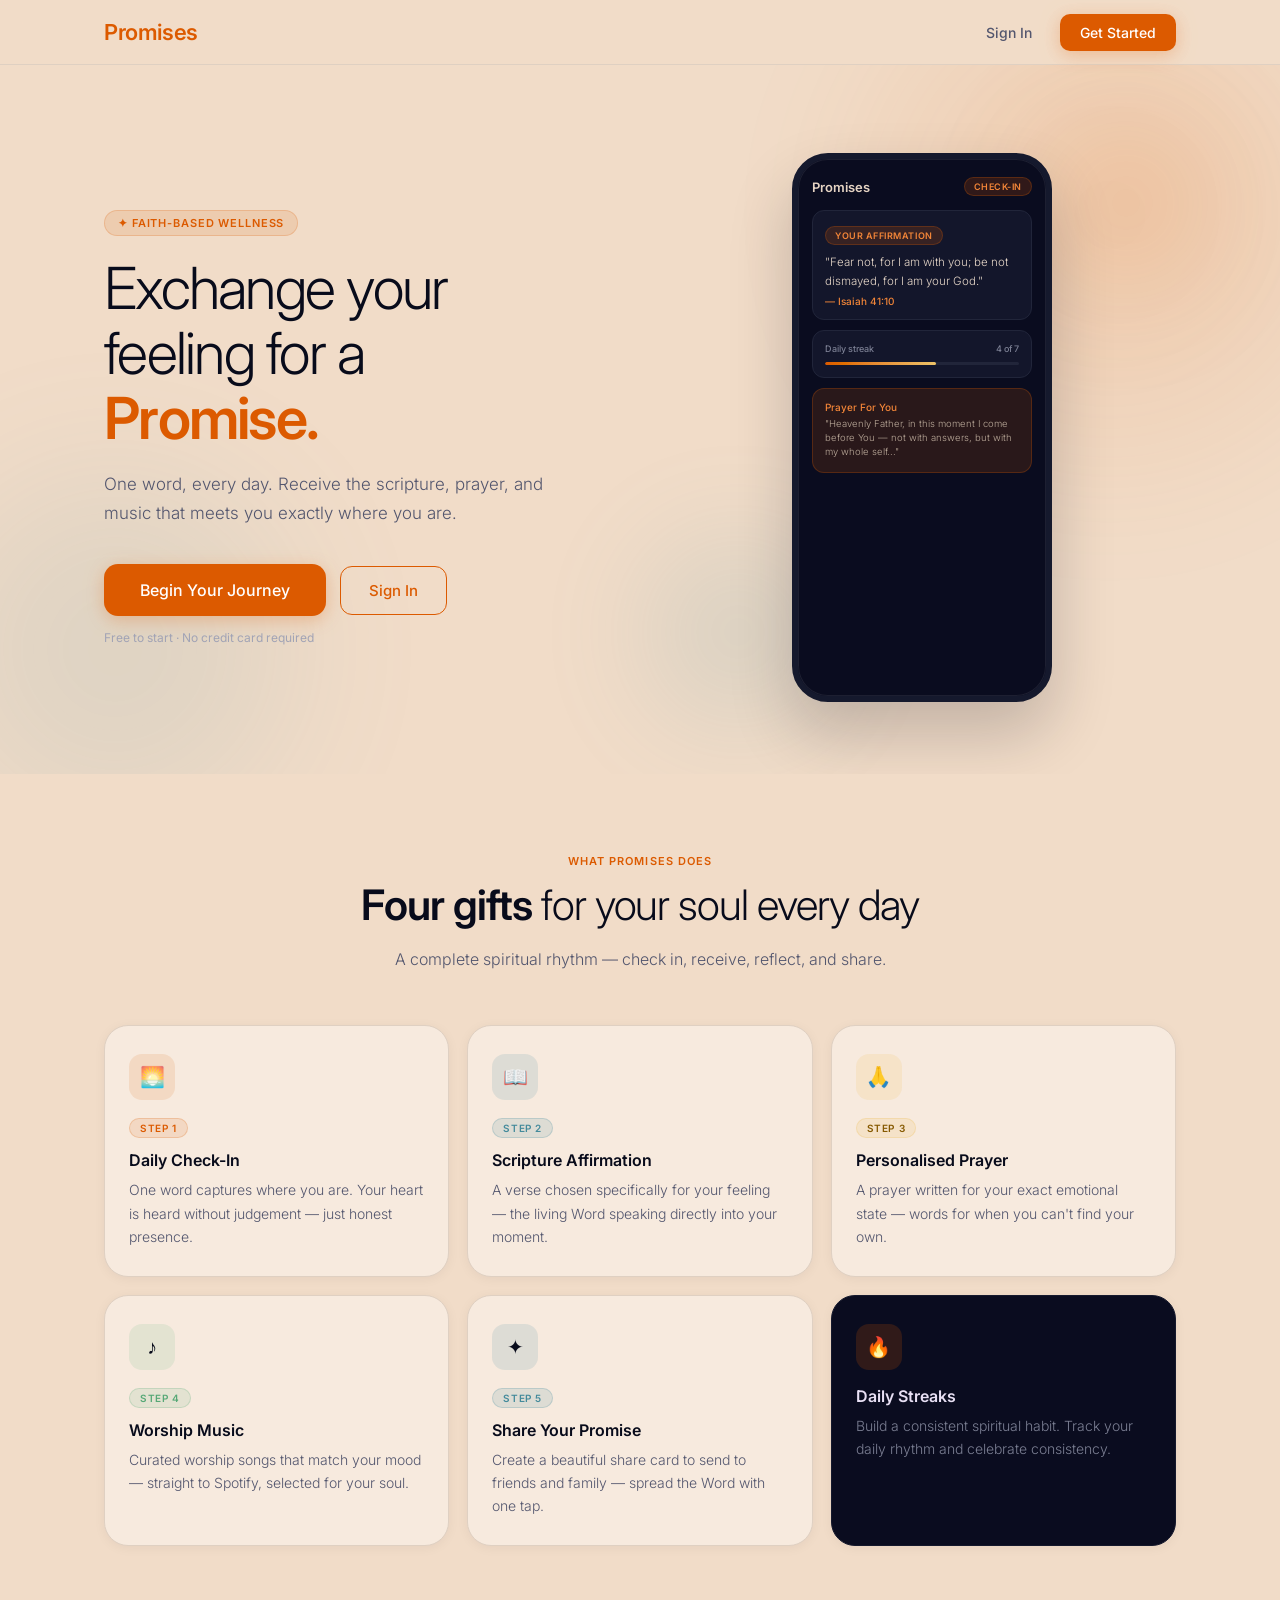
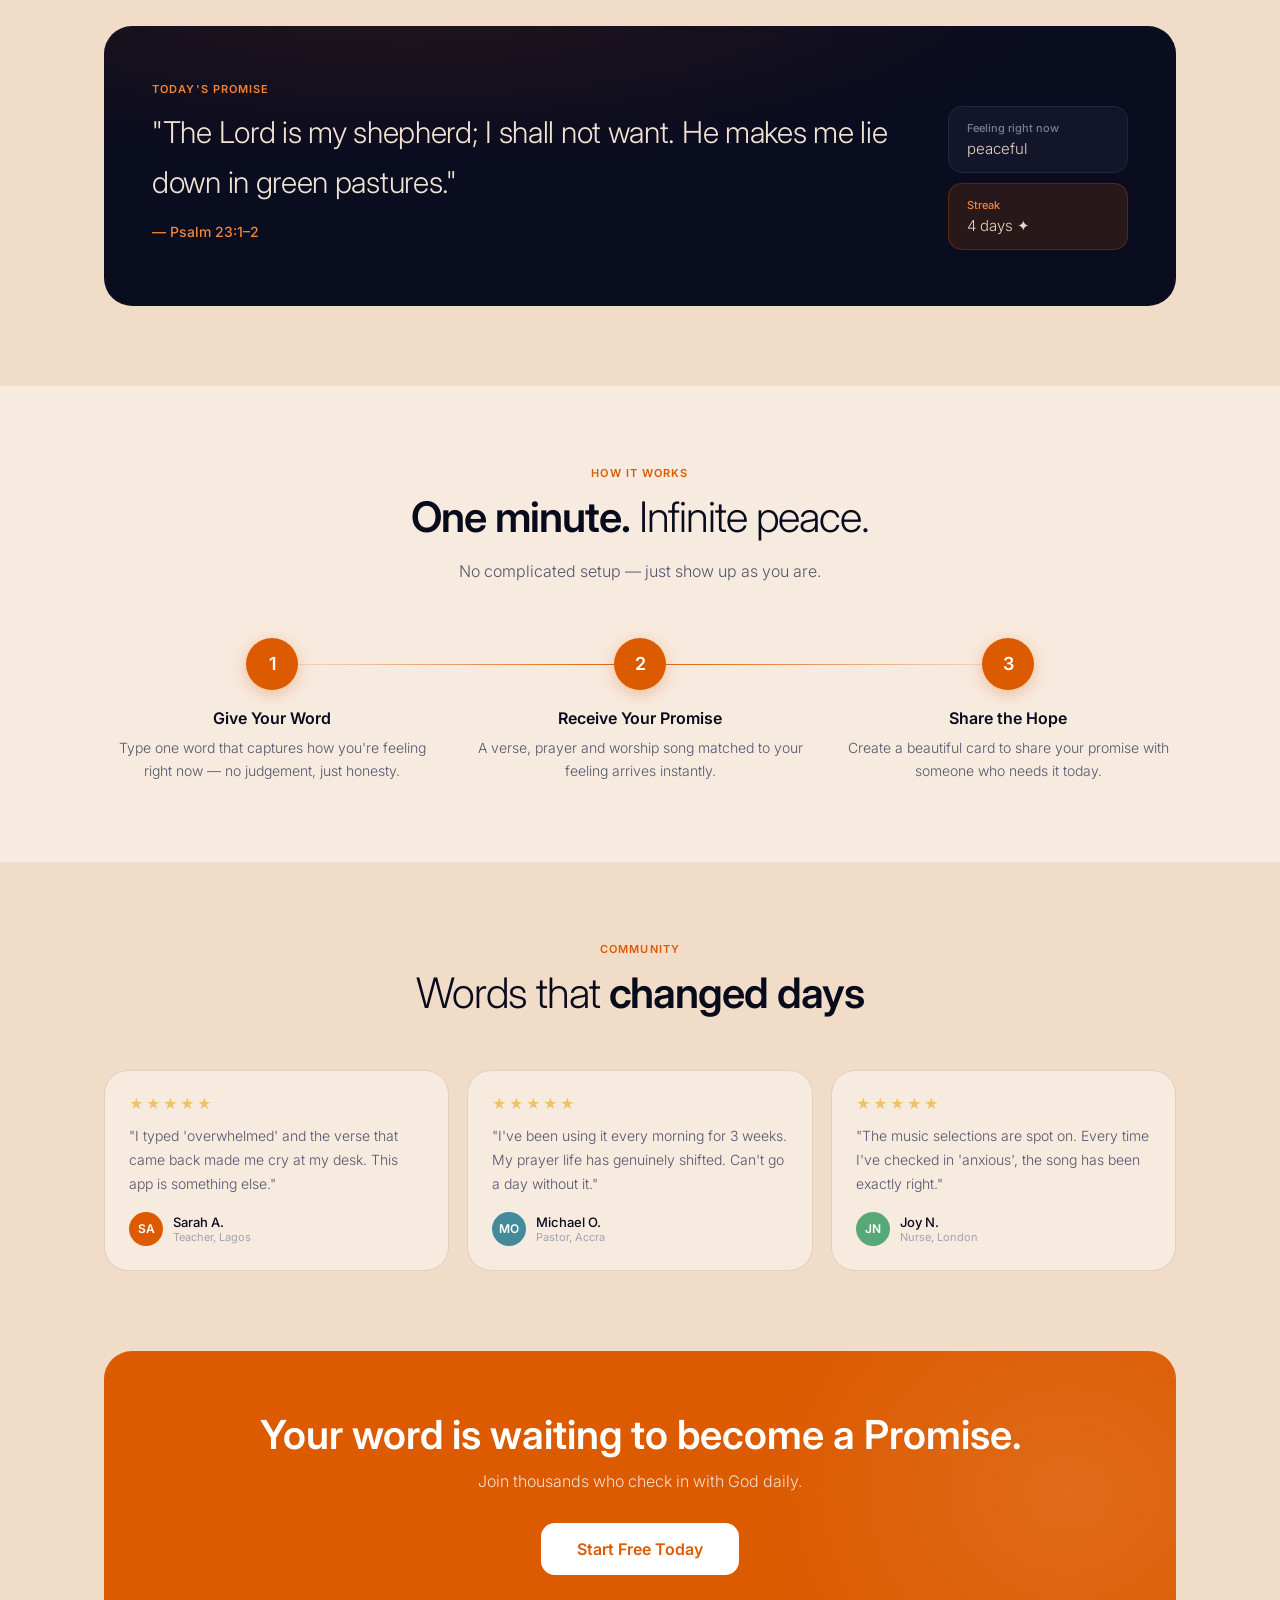
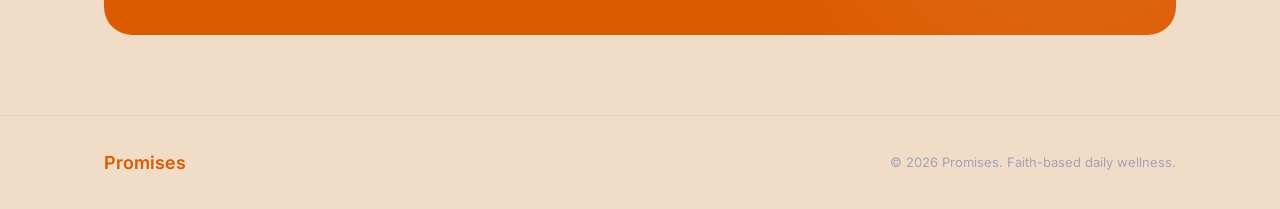
<file: Landing.html>
<!DOCTYPE html>
<html lang="en">
<head>
  <meta charset="UTF-8">
  <meta name="viewport" content="width=device-width, initial-scale=1.0">
  <title>Promises — Find Peace in Every Word</title>
  <link href="https://fonts.googleapis.com/css2?family=Inter:wght@300;400;500;600&display=swap" rel="stylesheet">
  <style>
    /* ── Headspace palette · -0.03 oklch L shift ── */
    :root {
      --bg:        oklch(0.905 0.035 65);
      --bg-card:   oklch(0.945 0.022 66);
      --bg-deep:   oklch(0.165 0.038 275);
      --orange:    oklch(0.625 0.185 48);
      --orange-l:  oklch(0.725 0.16 52);
      --orange-s:  oklch(0.625 0.185 48 / 0.12);
      --teal:      oklch(0.595 0.075 215);
      --teal-s:    oklch(0.595 0.075 215 / 0.14);
      --yellow:    oklch(0.835 0.12 85);
      --yellow-s:  oklch(0.835 0.12 85 / 0.18);
      --green:     oklch(0.665 0.11 155);
      --text:      oklch(0.155 0.035 275);
      --t2:        oklch(0.46 0.04 280);
      --t3:        oklch(0.72 0.025 280);
      --border:    oklch(0.865 0.025 65);
      --border-hi: oklch(0.82 0.04 65);
      --white:     #fff;
      --r:         16px;
      --rr:        24px;
      --ff:        'Inter', sans-serif;
    }
    *, *::before, *::after { box-sizing: border-box; margin: 0; padding: 0; }
    html { scroll-behavior: smooth; }
    body { font-family: var(--ff); background: var(--bg); color: var(--text); -webkit-font-smoothing: antialiased; overflow-x: hidden; }

    /* ── Animate-UI patterns ── */
    [data-au] { opacity: 0; transition: opacity 0.7s ease, transform 0.7s cubic-bezier(0.22,1,0.36,1); }
    [data-au="fade-up"]    { transform: translateY(28px); }
    [data-au="fade-left"]  { transform: translateX(-28px); }
    [data-au="fade-right"] { transform: translateX(28px); }
    [data-au="fade-in"]    { transform: none; }
    [data-au="scale-up"]   { transform: scale(0.92); }
    [data-au].au-visible   { opacity: 1; transform: none !important; }
    [data-au-delay="1"]    { transition-delay: 0.08s; }
    [data-au-delay="2"]    { transition-delay: 0.16s; }
    [data-au-delay="3"]    { transition-delay: 0.24s; }
    [data-au-delay="4"]    { transition-delay: 0.32s; }
    [data-au-delay="5"]    { transition-delay: 0.40s; }

    /* ── Layout ── */
    .container { max-width: 1120px; margin: 0 auto; padding: 0 24px; }

    /* ── Nav ── */
    .nav {
      position: sticky; top: 0; z-index: 50;
      background: oklch(0.905 0.035 65 / 0.85);
      backdrop-filter: blur(18px);
      border-bottom: 1px solid var(--border);
    }
    .nav-inner { display: flex; align-items: center; justify-content: space-between; height: 64px; }
    .nav-logo { font-size: 22px; font-weight: 600; color: var(--orange); letter-spacing: -0.4px; text-decoration: none; }
    .nav-links { display: flex; align-items: center; gap: 8px; }
    .btn { display: inline-flex; align-items: center; justify-content: center; gap: 6px; padding: 10px 20px; border-radius: 10px; font-family: var(--ff); font-size: 14px; font-weight: 500; cursor: pointer; border: none; outline: none; text-decoration: none; transition: transform 0.14s, box-shadow 0.14s, opacity 0.14s; white-space: nowrap; }
    .btn:active { transform: scale(0.97); }
    .btn-ghost { background: transparent; color: var(--t2); }
    .btn-ghost:hover { background: var(--orange-s); color: var(--orange); }
    .btn-primary { background: var(--orange); color: #fff; box-shadow: 0 4px 18px oklch(0.625 0.185 48 / 0.28); }
    .btn-primary:hover { opacity: 0.9; box-shadow: 0 6px 24px oklch(0.625 0.185 48 / 0.38); }
    .btn-outline { background: transparent; color: var(--orange); border: 1.5px solid var(--orange); }
    .btn-outline:hover { background: var(--orange-s); }
    .btn-lg { padding: 14px 28px; font-size: 15px; border-radius: 12px; }
    .btn-xl { padding: 16px 36px; font-size: 16px; border-radius: 14px; }

    /* ── HeroUI Card ── */
    .card {
      background: var(--bg-card);
      border: 1px solid var(--border);
      border-radius: var(--rr);
      padding: 28px;
      position: relative;
      overflow: hidden;
      box-shadow: 0 2px 16px oklch(0.155 0.035 275 / 0.06), 0 1px 0 rgba(255,255,255,0.6) inset;
    }
    .card-dark { background: var(--bg-deep); border-color: oklch(0.165 0.038 275); color: #e8e0f4; }

    /* ── Hero ── */
    .hero { padding: 88px 0 72px; position: relative; overflow: hidden; }
    .hero-bg-orb { position: absolute; border-radius: 50%; filter: blur(80px); pointer-events: none; }
    .hero-bg-1 { width: 500px; height: 500px; top: -100px; right: -80px; background: var(--orange); opacity: 0.08; }
    .hero-bg-2 { width: 350px; height: 350px; bottom: -50px; left: -60px; background: var(--teal); opacity: 0.1; }
    .hero-inner { display: grid; grid-template-columns: 1fr 1fr; gap: 56px; align-items: center; position: relative; z-index: 1; }
    .hero-eyebrow { display: inline-flex; align-items: center; gap: 6px; padding: 5px 13px; border-radius: 999px; background: var(--orange-s); color: var(--orange); font-size: 11px; font-weight: 600; letter-spacing: 0.08em; text-transform: uppercase; margin-bottom: 20px; border: 1px solid oklch(0.625 0.185 48 / 0.2); }
    .hero-h1 { font-size: clamp(38px, 5vw, 58px); font-weight: 300; line-height: 1.12; letter-spacing: -0.03em; color: var(--text); margin-bottom: 20px; }
    .hero-h1 strong { font-weight: 600; color: var(--orange); }
    .hero-sub { font-size: 17px; color: var(--t2); line-height: 1.7; margin-bottom: 36px; font-weight: 300; max-width: 440px; }
    .hero-cta { display: flex; align-items: center; gap: 14px; flex-wrap: wrap; }
    .hero-note { font-size: 12px; color: var(--t3); margin-top: 14px; }

    /* ── Hero illustration ── */
    .hero-visual { position: relative; }
    .phone-mock {
      width: 260px; margin: 0 auto; aspect-ratio: 9/19;
      background: var(--bg-deep);
      border-radius: 36px;
      border: 6px solid oklch(0.22 0.04 275);
      box-shadow: 0 32px 64px oklch(0.155 0.035 275 / 0.2), 0 0 0 1px rgba(255,255,255,0.08) inset;
      overflow: hidden;
      position: relative;
    }
    .phone-inner { padding: 18px 14px; display: flex; flex-direction: column; gap: 10px; }
    .pm-chip { display: inline-flex; padding: 3px 9px; border-radius: 999px; background: oklch(0.625 0.185 48 / 0.18); color: var(--orange-l); font-size: 9px; font-weight: 600; letter-spacing: 0.06em; text-transform: uppercase; border: 1px solid oklch(0.625 0.185 48 / 0.25); align-self: flex-start; }
    .pm-verse { font-size: 11.5px; color: oklch(0.88 0.025 65); line-height: 1.65; font-weight: 300; }
    .pm-ref { font-size: 10px; color: var(--orange-l); font-weight: 500; margin-top: 4px; }
    .pm-card { background: oklch(0.21 0.04 275); border: 1px solid oklch(0.27 0.04 275); border-radius: 12px; padding: 12px; }
    .pm-prog { height: 3px; border-radius: 2px; background: oklch(0.27 0.04 275); overflow: hidden; margin-top: 8px; }
    .pm-prog-fill { height: 100%; border-radius: 2px; background: linear-gradient(90deg, var(--orange), var(--yellow)); width: 57%; }
    .pm-label { font-size: 9px; color: oklch(0.6 0.03 275); font-weight: 500; margin-bottom: 4px; display: flex; justify-content: space-between; }
    .phone-orb { position: absolute; width: 180px; height: 180px; border-radius: 50%; filter: blur(60px); pointer-events: none; }
    .phone-orb-1 { top: -40px; right: -40px; background: var(--orange); opacity: 0.15; }
    .phone-orb-2 { bottom: -20px; left: -20px; background: var(--teal); opacity: 0.15; }

    /* ── Section ── */
    .section { padding: 80px 0; }
    .section-label { font-size: 11px; font-weight: 600; color: var(--orange); text-transform: uppercase; letter-spacing: 0.1em; margin-bottom: 12px; }
    .section-h2 { font-size: clamp(28px, 4vw, 42px); font-weight: 300; line-height: 1.2; letter-spacing: -0.025em; margin-bottom: 16px; }
    .section-h2 strong { font-weight: 600; }
    .section-sub { font-size: 16px; color: var(--t2); line-height: 1.7; font-weight: 300; max-width: 520px; }
    .section-center { text-align: center; }
    .section-center .section-sub { margin: 0 auto; }

    /* ── Features grid ── */
    .features-grid { display: grid; grid-template-columns: repeat(3, 1fr); gap: 18px; margin-top: 52px; }
    .feat-card { background: var(--bg-card); border: 1px solid var(--border); border-radius: var(--rr); padding: 28px 24px; box-shadow: 0 2px 12px oklch(0.155 0.035 275 / 0.05); transition: transform 0.22s, box-shadow 0.22s; }
    .feat-card:hover { transform: translateY(-3px); box-shadow: 0 8px 28px oklch(0.155 0.035 275 / 0.1); }
    .feat-icon { width: 46px; height: 46px; border-radius: 13px; display: flex; align-items: center; justify-content: center; font-size: 20px; margin-bottom: 16px; }
    .feat-title { font-size: 16px; font-weight: 600; margin-bottom: 8px; }
    .feat-desc { font-size: 14px; color: var(--t2); line-height: 1.65; font-weight: 300; }

    /* ── Scripture strip ── */
    .verse-strip { background: var(--bg-deep); border-radius: 28px; padding: 56px 48px; position: relative; overflow: hidden; }
    .verse-strip::before { content: ''; position: absolute; top: -60%; left: -20%; width: 120%; height: 120%; background: radial-gradient(ellipse at 40% 40%, oklch(0.625 0.185 48 / 0.12), transparent 60%); pointer-events: none; }
    .verse-quote { font-size: clamp(20px, 3vw, 30px); font-weight: 300; line-height: 1.65; color: oklch(0.92 0.025 65); letter-spacing: -0.01em; margin-bottom: 16px; position: relative; z-index: 1; }
    .verse-ref { font-size: 14px; color: var(--orange-l); font-weight: 500; z-index: 1; position: relative; }

    /* ── How it works ── */
    .steps-grid { display: grid; grid-template-columns: repeat(3, 1fr); gap: 32px; margin-top: 52px; position: relative; }
    .steps-grid::before { content: ''; position: absolute; top: 26px; left: 16.7%; width: 66.6%; height: 1px; background: linear-gradient(90deg, var(--orange-s), var(--orange), var(--orange-s)); z-index: 0; }
    .step { text-align: center; position: relative; z-index: 1; }
    .step-num { width: 52px; height: 52px; border-radius: 50%; background: var(--orange); color: #fff; font-size: 18px; font-weight: 600; display: flex; align-items: center; justify-content: center; margin: 0 auto 18px; box-shadow: 0 4px 16px oklch(0.625 0.185 48 / 0.3); }
    .step-title { font-size: 16px; font-weight: 600; margin-bottom: 8px; }
    .step-desc { font-size: 14px; color: var(--t2); line-height: 1.65; font-weight: 300; }

    /* ── Social proof ── */
    .proof-grid { display: grid; grid-template-columns: repeat(3, 1fr); gap: 18px; margin-top: 52px; }
    .proof-card { background: var(--bg-card); border: 1px solid var(--border); border-radius: var(--rr); padding: 24px; }
    .proof-stars { color: var(--yellow); font-size: 14px; margin-bottom: 12px; letter-spacing: 2px; }
    .proof-text { font-size: 14px; color: var(--t2); line-height: 1.7; font-weight: 300; margin-bottom: 16px; }
    .proof-author { display: flex; align-items: center; gap: 10px; }
    .proof-av { width: 34px; height: 34px; border-radius: 50%; display: flex; align-items: center; justify-content: center; font-size: 12px; font-weight: 600; color: #fff; flex-shrink: 0; }
    .proof-name { font-size: 13px; font-weight: 500; }
    .proof-role { font-size: 11px; color: var(--t3); }

    /* ── CTA Banner ── */
    .cta-banner { background: var(--orange); border-radius: 28px; padding: 60px 48px; text-align: center; position: relative; overflow: hidden; }
    .cta-banner::before { content: ''; position: absolute; top: -50%; right: -20%; width: 60%; height: 200%; background: radial-gradient(ellipse, rgba(255,255,255,0.1), transparent 70%); pointer-events: none; }
    .cta-h { font-size: clamp(26px, 3.5vw, 40px); font-weight: 600; color: #fff; margin-bottom: 12px; line-height: 1.2; }
    .cta-sub { font-size: 16px; color: rgba(255,255,255,0.8); font-weight: 300; margin-bottom: 32px; }
    .btn-white { background: #fff; color: var(--orange); font-weight: 600; }
    .btn-white:hover { opacity: 0.93; }

    /* ── Footer ── */
    .footer { padding: 36px 0; border-top: 1px solid var(--border); }
    .footer-inner { display: flex; align-items: center; justify-content: space-between; }
    .footer-logo { font-size: 18px; font-weight: 600; color: var(--orange); }
    .footer-text { font-size: 13px; color: var(--t3); }

    /* ── Divider ── */
    .divider { height: 1px; background: var(--border); margin: 0; }

    /* ── Chip ── */
    .chip { display: inline-flex; align-items: center; padding: 3px 10px; border-radius: 999px; font-size: 10px; font-weight: 600; letter-spacing: 0.06em; text-transform: uppercase; }
    .chip-o { background: var(--orange-s); color: var(--orange); border: 1px solid oklch(0.625 0.185 48 / 0.2); }
    .chip-t { background: var(--teal-s); color: var(--teal); border: 1px solid oklch(0.595 0.075 215 / 0.22); }
    .chip-y { background: var(--yellow-s); color: oklch(0.5 0.12 80); border: 1px solid oklch(0.835 0.12 85 / 0.3); }

    /* ── Responsive ── */
    @media (max-width: 768px) {
      .hero-inner { grid-template-columns: 1fr; gap: 40px; }
      .phone-mock { width: 200px; }
      .features-grid, .steps-grid, .proof-grid { grid-template-columns: 1fr; gap: 14px; }
      .steps-grid::before { display: none; }
      .verse-strip { padding: 36px 24px; }
      .cta-banner { padding: 40px 24px; }
      .hero { padding: 56px 0 48px; }
    }
  </style>
</head>
<body>

  <!-- Nav -->
  <nav class="nav">
    <div class="container">
      <div class="nav-inner">
        <a href="Landing.html" class="nav-logo">Promises</a>
        <div class="nav-links">
          <a href="Auth.html" class="btn btn-ghost">Sign In</a>
          <a href="Auth.html?tab=signup" class="btn btn-primary">Get Started</a>
        </div>
      </div>
    </div>
  </nav>

  <!-- Hero -->
  <section class="hero">
    <div class="hero-bg-orb hero-bg-1"></div>
    <div class="hero-bg-orb hero-bg-2"></div>
    <div class="container">
      <div class="hero-inner">
        <div>
          <div class="hero-eyebrow" data-au="fade-up">✦ Faith-Based Wellness</div>
          <h1 class="hero-h1" data-au="fade-up" data-au-delay="1">
            Exchange your<br>
            feeling for a<br>
            <strong>Promise.</strong>
          </h1>
          <p class="hero-sub" data-au="fade-up" data-au-delay="2">
            One word, every day. Receive the scripture, prayer, and music that meets you exactly where you are.
          </p>
          <div class="hero-cta" data-au="fade-up" data-au-delay="3">
            <a href="Auth.html?tab=signup" class="btn btn-primary btn-xl">Begin Your Journey</a>
            <a href="Auth.html" class="btn btn-outline btn-lg">Sign In</a>
          </div>
          <p class="hero-note" data-au="fade-in" data-au-delay="4">Free to start · No credit card required</p>
        </div>
        <div class="hero-visual" data-au="fade-left" data-au-delay="2">
          <div class="phone-orb phone-orb-1"></div>
          <div class="phone-orb phone-orb-2"></div>
          <div class="phone-mock">
            <div class="phone-inner">
              <div style="display:flex;align-items:center;justify-content:space-between;margin-bottom:4px">
                <span style="font-size:13px;font-weight:600;color:oklch(0.88 0.03 65)">Promises</span>
                <span class="pm-chip">Check-In</span>
              </div>
              <div class="pm-card">
                <div class="pm-chip" style="margin-bottom:8px">Your Affirmation</div>
                <p class="pm-verse">"Fear not, for I am with you; be not dismayed, for I am your God."</p>
                <p class="pm-ref">— Isaiah 41:10</p>
              </div>
              <div class="pm-card">
                <div class="pm-label"><span>Daily streak</span><span>4 of 7</span></div>
                <div class="pm-prog"><div class="pm-prog-fill"></div></div>
              </div>
              <div class="pm-card" style="background:oklch(0.625 0.185 48/0.15);border-color:oklch(0.625 0.185 48/0.25)">
                <p style="font-size:10px;font-weight:500;color:var(--orange-l);margin-bottom:4px">Prayer For You</p>
                <p style="font-size:9.5px;color:oklch(0.75 0.03 65);line-height:1.5;font-weight:300">"Heavenly Father, in this moment I come before You — not with answers, but with my whole self..."</p>
              </div>
            </div>
          </div>
        </div>
      </div>
    </div>
  </section>

  <!-- Features -->
  <section class="section">
    <div class="container">
      <div class="section-center" data-au="fade-up">
        <p class="section-label">What Promises does</p>
        <h2 class="section-h2"><strong>Four gifts</strong> for your soul every day</h2>
        <p class="section-sub">A complete spiritual rhythm — check in, receive, reflect, and share.</p>
      </div>
      <div class="features-grid">
        <div class="feat-card" data-au="fade-up" data-au-delay="1">
          <div class="feat-icon" style="background:var(--orange-s)">🌅</div>
          <div class="chip chip-o" style="margin-bottom:12px">Step 1</div>
          <p class="feat-title">Daily Check-In</p>
          <p class="feat-desc">One word captures where you are. Your heart is heard without judgement — just honest presence.</p>
        </div>
        <div class="feat-card" data-au="fade-up" data-au-delay="2">
          <div class="feat-icon" style="background:var(--teal-s)">📖</div>
          <div class="chip chip-t" style="margin-bottom:12px">Step 2</div>
          <p class="feat-title">Scripture Affirmation</p>
          <p class="feat-desc">A verse chosen specifically for your feeling — the living Word speaking directly into your moment.</p>
        </div>
        <div class="feat-card" data-au="fade-up" data-au-delay="3">
          <div class="feat-icon" style="background:var(--yellow-s)">🙏</div>
          <div class="chip chip-y" style="margin-bottom:12px">Step 3</div>
          <p class="feat-title">Personalised Prayer</p>
          <p class="feat-desc">A prayer written for your exact emotional state — words for when you can't find your own.</p>
        </div>
        <div class="feat-card" data-au="fade-up" data-au-delay="2">
          <div class="feat-icon" style="background:oklch(0.665 0.11 155/0.12)">♪</div>
          <div class="chip" style="background:oklch(0.665 0.11 155/0.12);color:var(--green);border:1px solid oklch(0.665 0.11 155/0.22);margin-bottom:12px">Step 4</div>
          <p class="feat-title">Worship Music</p>
          <p class="feat-desc">Curated worship songs that match your mood — straight to Spotify, selected for your soul.</p>
        </div>
        <div class="feat-card" data-au="fade-up" data-au-delay="3">
          <div class="feat-icon" style="background:oklch(0.595 0.075 215/0.14)">✦</div>
          <div class="chip chip-t" style="margin-bottom:12px">Step 5</div>
          <p class="feat-title">Share Your Promise</p>
          <p class="feat-desc">Create a beautiful share card to send to friends and family — spread the Word with one tap.</p>
        </div>
        <div class="feat-card" data-au="fade-up" data-au-delay="4" style="background:var(--bg-deep);border-color:oklch(0.22 0.04 275);color:#e8e0f4">
          <div class="feat-icon" style="background:oklch(0.625 0.185 48/0.18)">🔥</div>
          <p class="feat-title" style="color:#e8e0f4">Daily Streaks</p>
          <p class="feat-desc" style="color:oklch(0.6 0.03 275)">Build a consistent spiritual habit. Track your daily rhythm and celebrate consistency.</p>
        </div>
      </div>
    </div>
  </section>

  <!-- Scripture Strip -->
  <section class="section" style="padding-top:0">
    <div class="container">
      <div class="verse-strip" data-au="scale-up">
        <div style="display:flex;align-items:flex-start;gap:32px;flex-wrap:wrap">
          <div style="flex:1;min-width:260px">
            <p class="section-label" style="color:var(--orange-l)">Today's Promise</p>
            <p class="verse-quote">"The Lord is my shepherd; I shall not want. He makes me lie down in green pastures."</p>
            <p class="verse-ref">— Psalm 23:1–2</p>
          </div>
          <div style="display:flex;flex-direction:column;gap:10px;padding-top:24px">
            <div style="background:oklch(0.21 0.04 275);border:1px solid oklch(0.28 0.04 275);border-radius:14px;padding:14px 18px;min-width:180px">
              <p style="font-size:11px;color:oklch(0.6 0.03 275);font-weight:500;margin-bottom:4px">Feeling right now</p>
              <p style="font-size:15px;color:oklch(0.88 0.03 65);font-weight:300">peaceful</p>
            </div>
            <div style="background:oklch(0.625 0.185 48/0.15);border:1px solid oklch(0.625 0.185 48/0.25);border-radius:14px;padding:14px 18px">
              <p style="font-size:11px;color:var(--orange-l);font-weight:500;margin-bottom:4px">Streak</p>
              <p style="font-size:15px;color:oklch(0.88 0.03 65);font-weight:300">4 days ✦</p>
            </div>
          </div>
        </div>
      </div>
    </div>
  </section>

  <!-- How it works -->
  <section class="section" style="background:var(--bg-card);margin:0">
    <div class="container">
      <div class="section-center" data-au="fade-up">
        <p class="section-label">How it works</p>
        <h2 class="section-h2"><strong>One minute.</strong> Infinite peace.</h2>
        <p class="section-sub">No complicated setup — just show up as you are.</p>
      </div>
      <div class="steps-grid">
        <div class="step" data-au="fade-up" data-au-delay="1">
          <div class="step-num">1</div>
          <p class="step-title">Give Your Word</p>
          <p class="step-desc">Type one word that captures how you're feeling right now — no judgement, just honesty.</p>
        </div>
        <div class="step" data-au="fade-up" data-au-delay="2">
          <div class="step-num">2</div>
          <p class="step-title">Receive Your Promise</p>
          <p class="step-desc">A verse, prayer and worship song matched to your feeling arrives instantly.</p>
        </div>
        <div class="step" data-au="fade-up" data-au-delay="3">
          <div class="step-num">3</div>
          <p class="step-title">Share the Hope</p>
          <p class="step-desc">Create a beautiful card to share your promise with someone who needs it today.</p>
        </div>
      </div>
    </div>
  </section>

  <!-- Social Proof -->
  <section class="section">
    <div class="container">
      <div class="section-center" data-au="fade-up">
        <p class="section-label">Community</p>
        <h2 class="section-h2">Words that <strong>changed days</strong></h2>
      </div>
      <div class="proof-grid">
        <div class="proof-card" data-au="fade-up" data-au-delay="1">
          <div class="proof-stars">★★★★★</div>
          <p class="proof-text">"I typed 'overwhelmed' and the verse that came back made me cry at my desk. This app is something else."</p>
          <div class="proof-author">
            <div class="proof-av" style="background:var(--orange)">SA</div>
            <div><p class="proof-name">Sarah A.</p><p class="proof-role">Teacher, Lagos</p></div>
          </div>
        </div>
        <div class="proof-card" data-au="fade-up" data-au-delay="2">
          <div class="proof-stars">★★★★★</div>
          <p class="proof-text">"I've been using it every morning for 3 weeks. My prayer life has genuinely shifted. Can't go a day without it."</p>
          <div class="proof-author">
            <div class="proof-av" style="background:var(--teal)">MO</div>
            <div><p class="proof-name">Michael O.</p><p class="proof-role">Pastor, Accra</p></div>
          </div>
        </div>
        <div class="proof-card" data-au="fade-up" data-au-delay="3">
          <div class="proof-stars">★★★★★</div>
          <p class="proof-text">"The music selections are spot on. Every time I've checked in 'anxious', the song has been exactly right."</p>
          <div class="proof-author">
            <div class="proof-av" style="background:oklch(0.665 0.11 155)">JN</div>
            <div><p class="proof-name">Joy N.</p><p class="proof-role">Nurse, London</p></div>
          </div>
        </div>
      </div>
    </div>
  </section>

  <!-- CTA -->
  <section class="section" style="padding-top:0">
    <div class="container">
      <div class="cta-banner" data-au="scale-up">
        <p class="cta-h">Your word is waiting to become a Promise.</p>
        <p class="cta-sub">Join thousands who check in with God daily.</p>
        <a href="Auth.html?tab=signup" class="btn btn-white btn-xl">Start Free Today</a>
      </div>
    </div>
  </section>

  <!-- Footer -->
  <footer class="footer">
    <div class="container">
      <div class="footer-inner">
        <span class="footer-logo">Promises</span>
        <span class="footer-text">© 2026 Promises. Faith-based daily wellness.</span>
      </div>
    </div>
  </footer>

  <script>
    // Animate-UI intersection observer
    const els = document.querySelectorAll('[data-au]');
    const io = new IntersectionObserver((entries) => {
      entries.forEach(e => {
        if(e.isIntersecting){
          e.target.classList.add('au-visible');
          io.unobserve(e.target);
        }
      });
    }, { threshold: 0.1, rootMargin: '0px 0px -40px 0px' });
    els.forEach(el => io.observe(el));
  </script>
</body>
</html>
</file>
